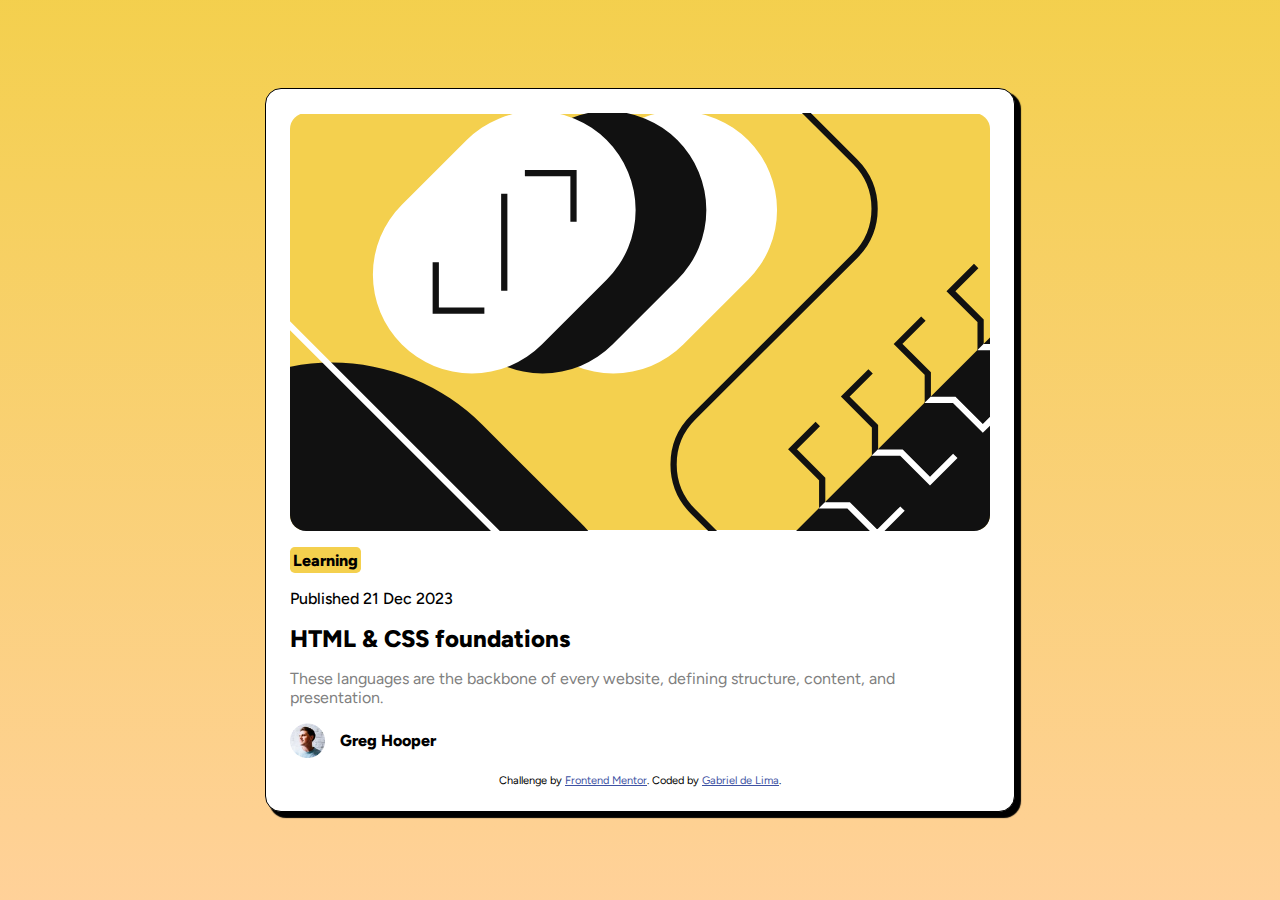
<file: newbie-blog-preview-card-main/index.html>
<!DOCTYPE html>
<html lang="en">
<head>
  <meta charset="UTF-8">
  <meta name="viewport" content="width=device-width, initial-scale=1.0"> 
  <link rel="stylesheet" href="style.css">
  <link rel="icon" type="image/png" sizes="32x32" href="./assets/images/favicon-32x32.png">
  <title>Frontend Mentor | Blog preview card</title>
  <style>
    .attribution { font-size: 11px; text-align: center; }
    .attribution a { color: hsl(228, 45%, 44%); }
  </style>
</head>
<body>

  <div class="card">
    <img src="assets/images/illustration-article.svg" alt="Imagem Ilustrativa" class="card_cover">
    <p class="card_status">Learning</p>
    <p class="card_published">Published 21 Dec 2023</p>
    <h1 class="card_title">HTML & CSS foundations</h1>
    <p class="card_content">These languages are the backbone of every website, defining structure, content, and presentation.</p>
    <div class="card_autor">
      <img src="assets/images/image-avatar.webp" alt="autor" class="card_autor_perfil">
      <p>Greg Hooper</p>
    </div>
    <div class="attribution">
      Challenge by <a href="https://www.frontendmentor.io?ref=challenge" target="_blank">Frontend Mentor</a>. 
      Coded by <a href="https://github.com/GabrielLima1227">Gabriel de Lima</a>.
    </div>
  </div>

</body>
</html>
</file>
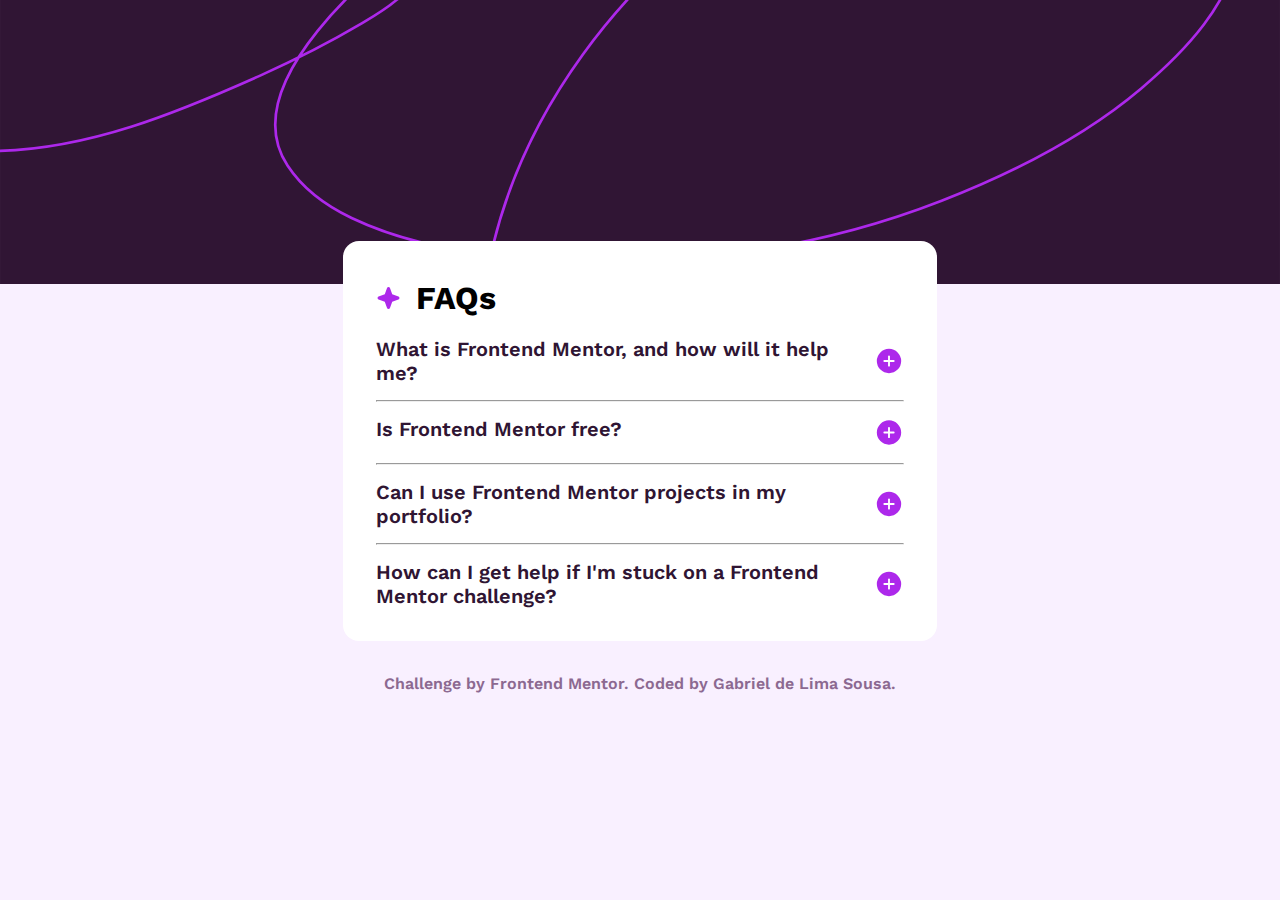
<file: newbie-faq-accordion-main/index.html>
<!DOCTYPE html>
<html lang="en">
<head>
  <meta charset="UTF-8">
  <meta name="viewport" content="width=device-width, initial-scale=1.0"> 
  <link rel="stylesheet" href="style.css">
  <script defer src="main.js"></script> <!-- Adicionei defer para garantir que o JS seja carregado após o HTML -->
  <link rel="icon" type="image/png" sizes="32x32" href="./assets/images/favicon-32x32.png">
  <title>Frontend Mentor | FAQ accordion</title>
</head>
<body>
  <div class="faq">
    <div class="faq_heading">
      <img src="assets/images/icon-star.svg" alt="Star"><h1>FAQs</h1>
    </div>
    <div class="faq_content">

      <div class="faq_content_question">
        <button class="faq_content_question_title">
          <p>What is Frontend Mentor, and how will it help me?</p>
          <img src="assets/images/icon-plus.svg" alt="Expand" class="icon">
        </button>
        <div class="faq_content_question_response" style = 'display:none;'>
          <p>
            Frontend Mentor offers realistic coding challenges to help developers improve their
            frontend coding skills with projects in HTML, CSS, and JavaScript. It's suitable for
            all levels and ideal for portfolio building.
          </p>
        </div>
      </div>

      <hr>

      <div class="faq_content_question">
        <button class="faq_content_question_title">
          <p>Is Frontend Mentor free?</p>
          <img src="assets/images/icon-plus.svg" alt="Expand" class="icon">
        </button>
        <div class="faq_content_question_response" style = 'display:none;'>
          <p>
            Yes, Frontend Mentor offers both free and premium coding challenges, with the free
            option providing access to a range of projects suitable for all skill levels.
          </p>
        </div>
      </div>

      <hr>

      <div class="faq_content_question">
        <button class="faq_content_question_title">
          <p>Can I use Frontend Mentor projects in my portfolio?</p>
          <img src="assets/images/icon-plus.svg" alt="Expand" class="icon">
        </button>
        <div class="faq_content_question_response" style = 'display:none;'>
          <p>
            Yes, you can use projects completed on Frontend Mentor in your portfolio. It's an excellent
            way to showcase your skills to potential employers!
          </p>
        </div>
      </div>

      <hr>

      <div class="faq_content_question">
        <button class="faq_content_question_title">
          <p>How can I get help if I'm stuck on a Frontend Mentor challenge?</p>
          <img src="assets/images/icon-plus.svg" alt="Expand" class="icon">
        </button>
        <div class="faq_content_question_response" style = 'display:none;'>
          <p>
            The best place to get help is inside Frontend Mentor's Discord community. There's a help
            channel where you can ask questions and seek support from other community members.
          </p>
        </div>
      </div>

    </div>
  </div>
  <div class="attribution">
    Challenge by <a href="https://www.frontendmentor.io?ref=challenge" target="_blank">Frontend Mentor</a>. 
    Coded by <a href="https://github.com/GabrielLima1227">Gabriel de Lima Sousa</a>.
  </div>
</body>
</html>
</file>
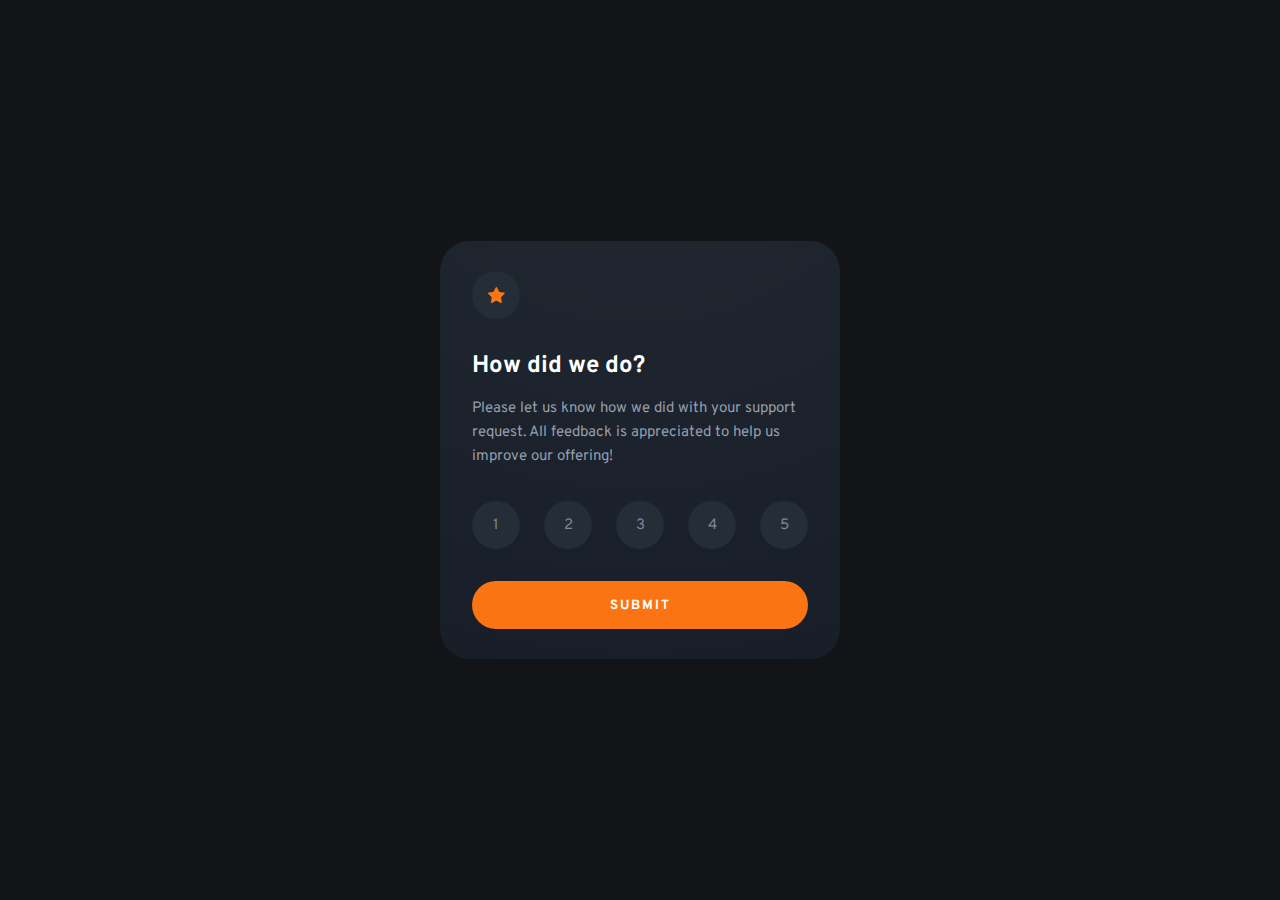
<file: newbie-interactive-rating-component-main/index.html>
<!DOCTYPE html>
<html lang="pt-BR">
<head>
    <meta charset="UTF-8">
    <meta http-equiv="X-UA-Compatible" content="IE=edge">
    <meta name="viewport" content="width=device-width, initial-scale=1.0">
    <title>Interactive rating component - Frontend Mentor</title>
    <link rel="stylesheet" href="styles/style.css">
</head>
<body>
    
    <div class="card">
        <div class="star">
            <img src="images/icon-star.svg" alt="Star icon">
        </div>
        <h3>How did we do?</h3>
        <p>Please let us know how we did with your support request. All feedback is appreciated to help us improve our offering!</p>
        <div class="rates">
            <button><span>1</span></button>
            <button><span>2</span></button>
            <button><span>3</span></button>
            <button><span>4</span></button>
            <button><span>5</span></button>
        </div>
        <button id="btn">Submit</button>

        <div class="thanks">
            <img src="images/illustration-thank-you.svg" alt="Thanks">
            <span>You selected <div id="rated"></div> out of 5</span>
            <h3>Thank you</h3>
            <p>We appreciate you taking the time to give a rating. if you ever need more support, don't hesitate to get in touch!</p>
        </div>
    </div>

    <script src="main.js"></script>
</body>
</html>
</file>
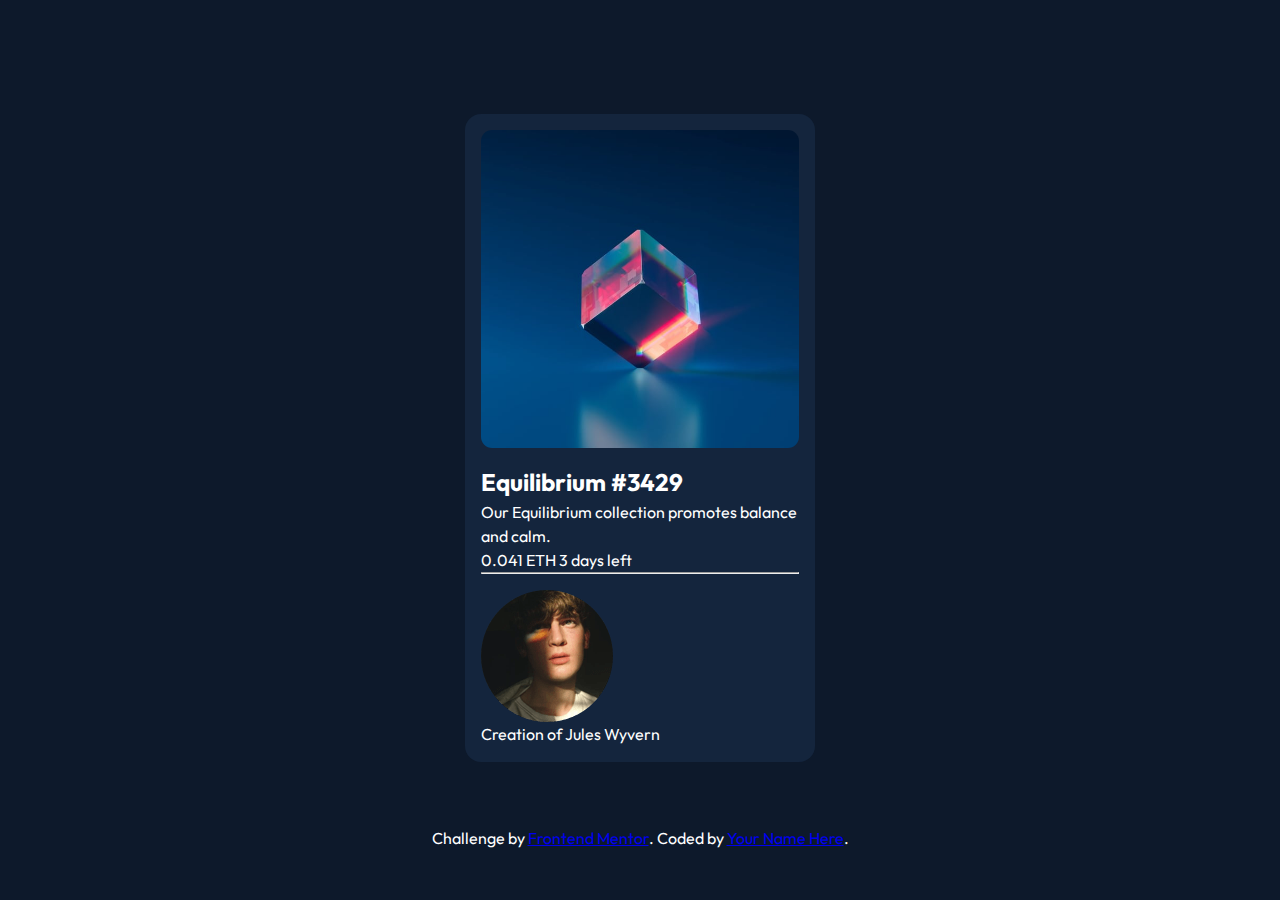
<file: newbie-nft-preview-card-component-main/index.html>
<!DOCTYPE html>
<html lang="en">
<head>
  <meta charset="UTF-8">
  <meta name="viewport" content="width=device-width, initial-scale=1.0">
  <link rel="icon" type="image/png" sizes="32x32" href="./images/favicon-32x32.png">
  <link rel="stylesheet" href="style/reset.css">
  <link rel="stylesheet" href="style/style.css">

  <title>Frontend Mentor | NFT preview card component</title>
</head>
<body>

  <section class="card">
    <div class="card_image">
      <img src="images/image-equilibrium.jpg" alt="Equilibrium" class="image">
    </div>

    <div class="card_content">
      <h2>Equilibrium #3429</h2>
      <p>Our Equilibrium collection promotes balance and calm.</p>
      <span>0.041 ETH</span>
      <span>3 days left</span>
      <hr>
    </div>

    <div class="card_perfil">
      <img src="images/image-avatar.png" alt="Perfil Image" class="image"> 
      <span>Creation of Jules Wyvern</span>
    </div>
  </section>

  <div class="attribution">
    Challenge by <a href="https://www.frontendmentor.io?ref=challenge" target="_blank">Frontend Mentor</a>. 
    Coded by <a href="#">Your Name Here</a>.
  </div>
</body>
</html>
</file>
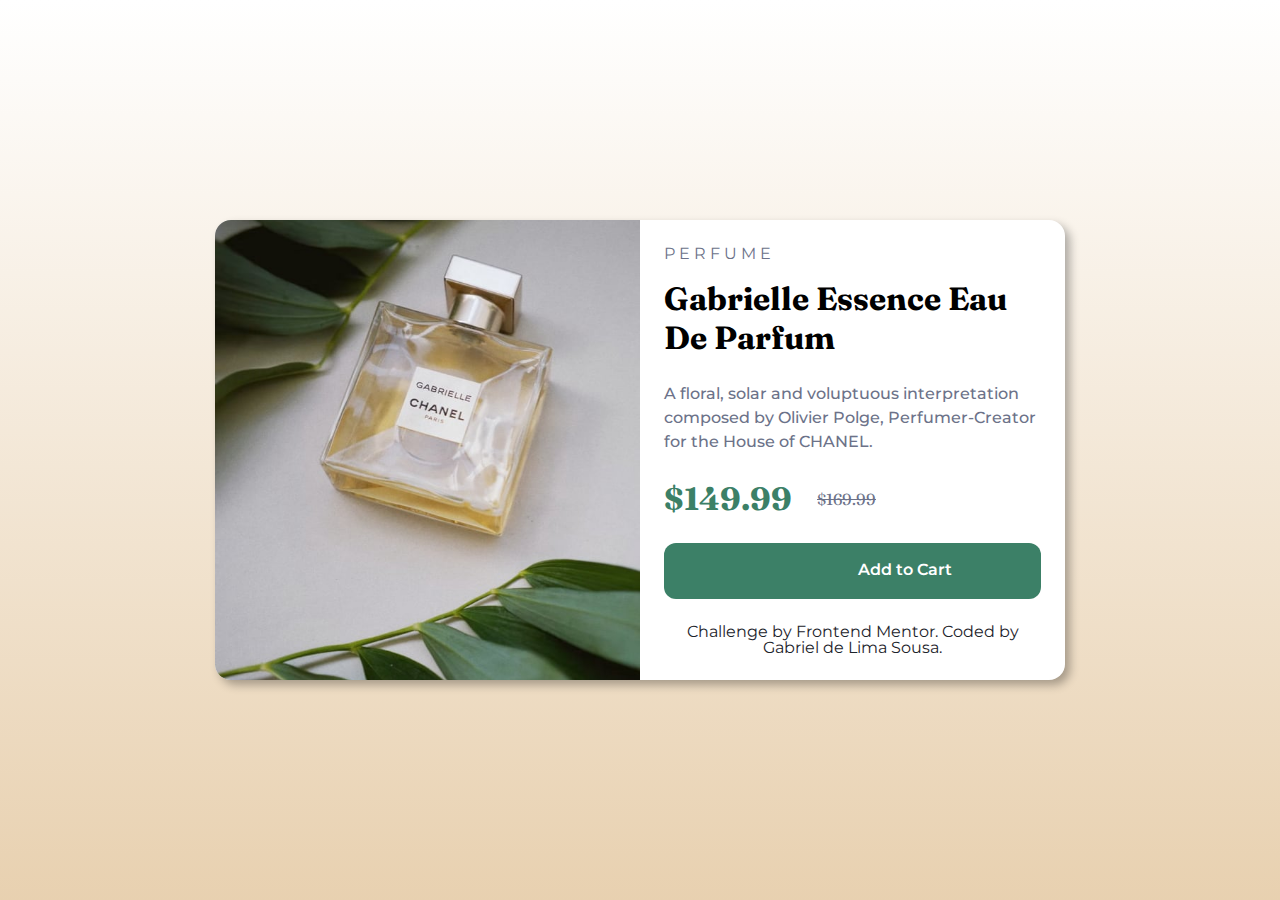
<file: newbie-product-preview-card-component-main/index.html>
<!DOCTYPE html>
<html lang="en">
<head>
  <meta charset="UTF-8">
  <meta name="viewport" content="width=device-width, initial-scale=1.0">
  <link rel="icon" type="image/png" sizes="32x32" href="./images/favicon-32x32.png">
  <link rel="stylesheet" href="style/style.css">
  <link rel="stylesheet" href="style/reset.css">
  <link href="https://fonts.googleapis.com/icon?family=Material+Icons" rel="stylesheet">
  <title>Frontend Mentor | Product preview card component</title>
</head>
<body>
  <article class="card">
    <div class="card_img">
      <img src="images/image-product-mobile.jpg" alt="Product Image" class="mobile-img">
    </div>
    <section class="card_content">
      <header>
        <p>P E R F U M E</p>
        <h1>Gabrielle Essence Eau De Parfum</h1>
      </header>
      <p>
        A floral, solar and voluptuous interpretation composed by Olivier Polge,
        Perfumer-Creator for the House of CHANEL.
      </p>
      <div class="price">
        <span class="discounted">$149.99</span>
        <span class="original">$169.99</span>
      </div>
      <button class="shopping_button">Add to Cart</button>
      <footer class="attribution">
        Challenge by <a href="https://www.frontendmentor.io?ref=challenge" target="_blank">Frontend Mentor</a>. 
        Coded by <a href="#">Gabriel de Lima Sousa</a>.
      </footer>
    </section>
  </article>
</body>
</html>
</file>
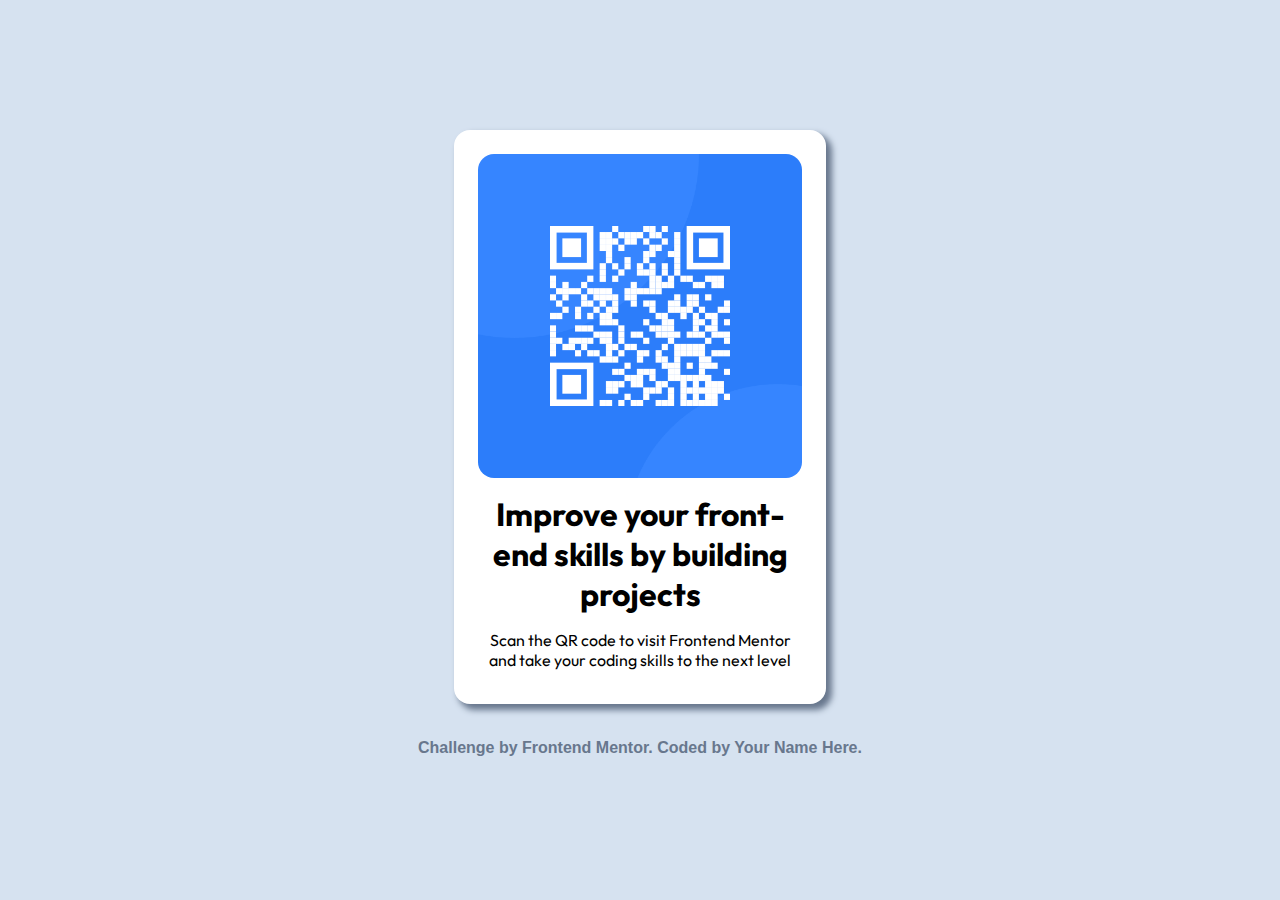
<file: newbie-qr-code-component-main/index.html>
<!DOCTYPE html>
<html lang="en">
<head>
  <meta charset="UTF-8">
  <meta name="viewport" content="width=device-width, initial-scale=1.0"> <!-- displays site properly based on user's device -->
  <link rel="icon" type="image/png" sizes="32x32" href="./images/favicon-32x32.png">
  <link rel="stylesheet" href="style/reset.css">
  <link rel="stylesheet" href="style/style.css">
  <title>Frontend Mentor | QR code component</title>
</head>
<body>

  <section class="card">
    <div class="qrcode_image">
      <img src="images/image-qr-code.png" alt="QR Code image">
    </div>  
      <h1>Improve your front-end skills by building projects</h1>
      <p>
          Scan the QR code to visit Frontend Mentor and take your coding skills to the next level
      </p>
  </section>
  <div class="attribution">
    <p>
      Challenge by <a href="https://www.frontendmentor.io?ref=challenge" target="_blank">Frontend Mentor</a>.
      Coded by <a href="#">Your Name Here</a>.
    </p>
  </div>
</body>
</html>
</file>
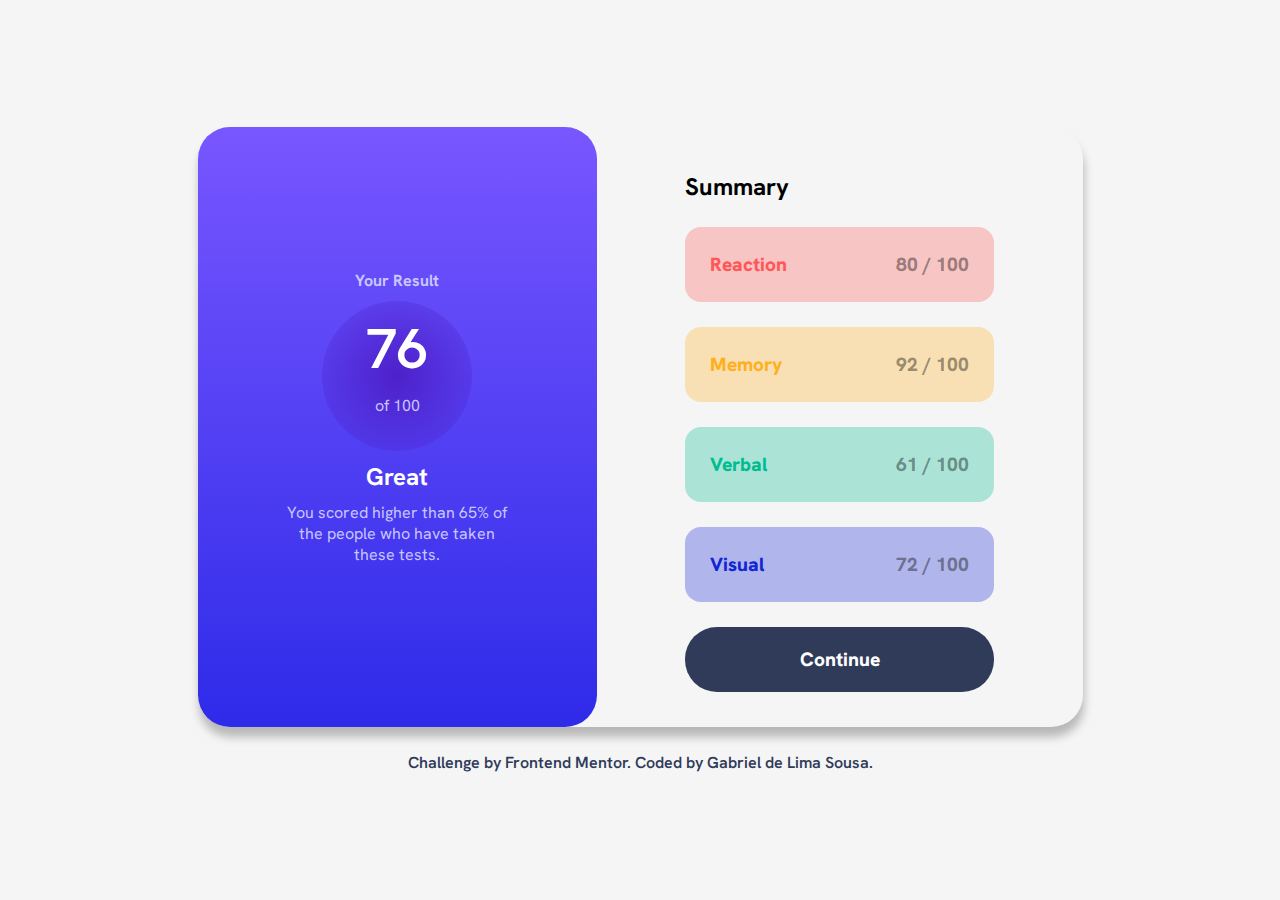
<file: newbie-results-summary-component-main/index.html>
<!DOCTYPE html>
<html lang="en">
<head>
  <meta charset="UTF-8">
  <meta name="viewport" content="width=device-width, initial-scale=1.0">
  <link rel="stylesheet" href="assets/styles/style.css">
  <link rel="stylesheet" href="assets/styles/reset.css">
  <link rel="icon" type="image/png" sizes="32x32" href="./assets/images/favicon-32x32.png">
  <title>Frontend Mentor | Results summary component</title>
</head>
<body>

  <div class="card">
    <div class="card_result">
      <h1>Your Result</h1>
      <div class="card_result_score">
        <p class="card_result_score_achieved">76</p>
        <p class="card_result_score_meta">of 100</p>
      </div>
      <h2>Great</h2>
      <p>You scored higher than 65% of the people who have taken these tests.</p>
    </div>
    
    <div class="card_summary">
      <h1>Summary</h1>
      <ul class="card_summary_list">
        <li class="card_summary_list_reaction">
          <p>Reaction</p>
          <p class="card_summary_list_reaction_points">80 / 100</p>
        </li>
        <li class="card_summary_list_memory">
          <p>Memory</p>
          <p class="card_summary_list_reaction_points">92 / 100</p>
        </li>
        <li class="card_summary_list_verbal">
          <p>Verbal</p>
          <p class="card_summary_list_reaction_points">61 / 100</p>
        </li>
        <li class="card_summary_list_visual">
          <P>Visual</P>
          <P class="card_summary_list_reaction_points">72 / 100</P>
        </li>
      </ul>
      <button>Continue</button>
    </div>
  </div>
  
  <div class="attribution">
    Challenge by <a href="https://www.frontendmentor.io?ref=challenge" target="_blank">Frontend Mentor</a>. 
    Coded by <a href="https://github.com/GabrielLima1227">Gabriel de Lima Sousa</a>.
  </div>
</body>
</html>
</file>
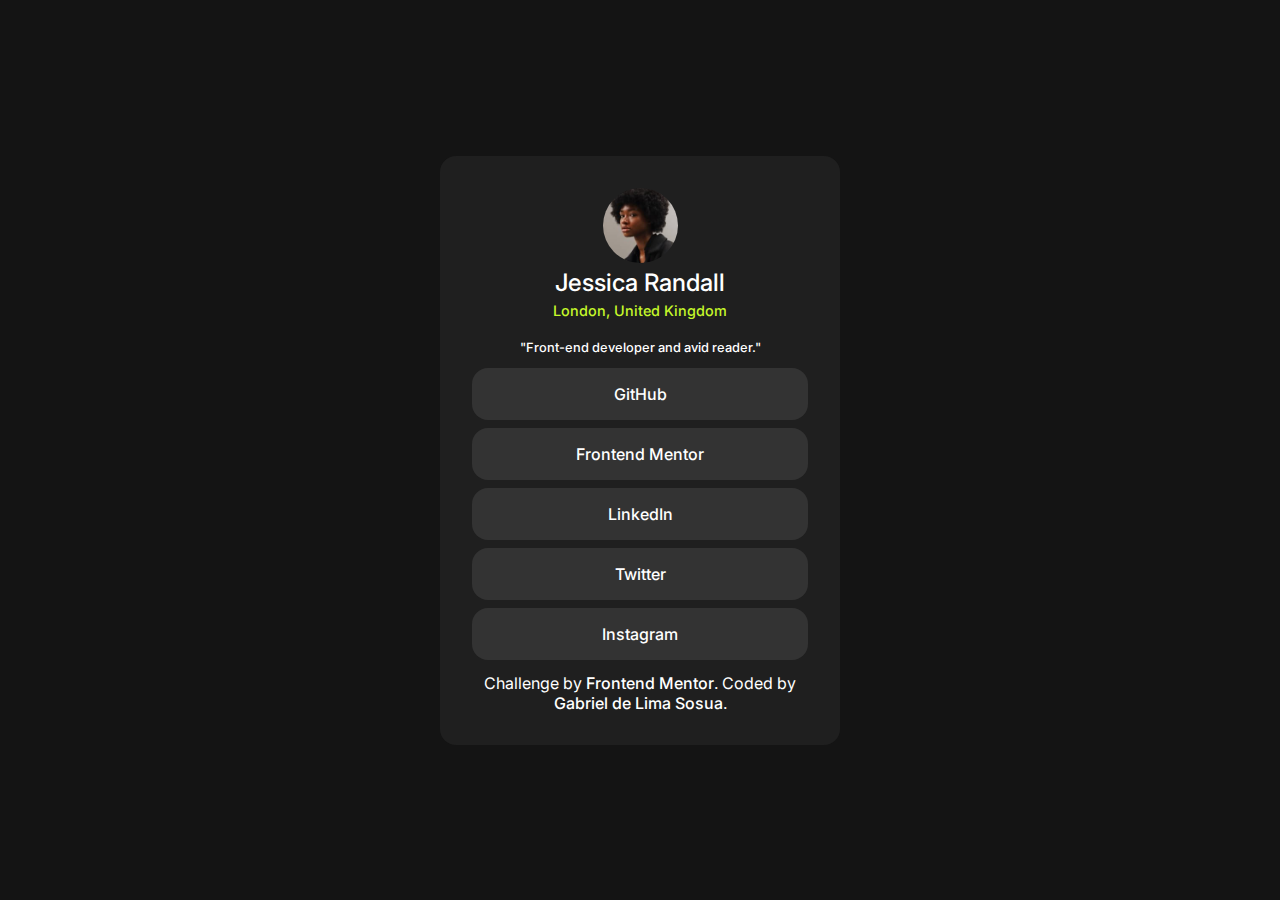
<file: newbie-social-links-profile-main/index.html>
<!DOCTYPE html>
<html lang="en">
<head>
  <meta charset="UTF-8">
  <meta name="viewport" content="width=device-width, initial-scale=1.0"> 
  <link rel="stylesheet" href="style.css">
  <link rel="icon" type="image/png" sizes="32x32" href="./assets/images/favicon-32x32.png">
  
  <title>Frontend Mentor | Social links profile</title>
</head>
<body>

  <div class="card">
    <img src="assets/images/avatar-jessica.jpeg" alt="Foto de Perfil">
    <h1>Jessica Randall</h1>
    <p class="citizenship"> London, United Kingdom</p>
    <p class="career">"Front-end developer and avid reader."</p>
    <ul class="social_links">
      <li class="social_links_itens"><a href="#">GitHub</a></li>
      <li class="social_links_itens"><a href="#">Frontend Mentor</a></li>
      <li class="social_links_itens"><a href="#">LinkedIn</a></li>
      <li class="social_links_itens"><a href="#">Twitter</a></li>
      <li class="social_links_itens"><a href="#">Instagram</a></li>
    </ul>
    <div class="attribution">
        Challenge by <a href="https://www.frontendmentor.io?ref=challenge" target="_blank">Frontend Mentor</a>.
        Coded by <a href="https://github.com/GabrielLima1227">Gabriel de Lima Sosua</a>.
    </div>
  </div>
</body>
</html>
</file>
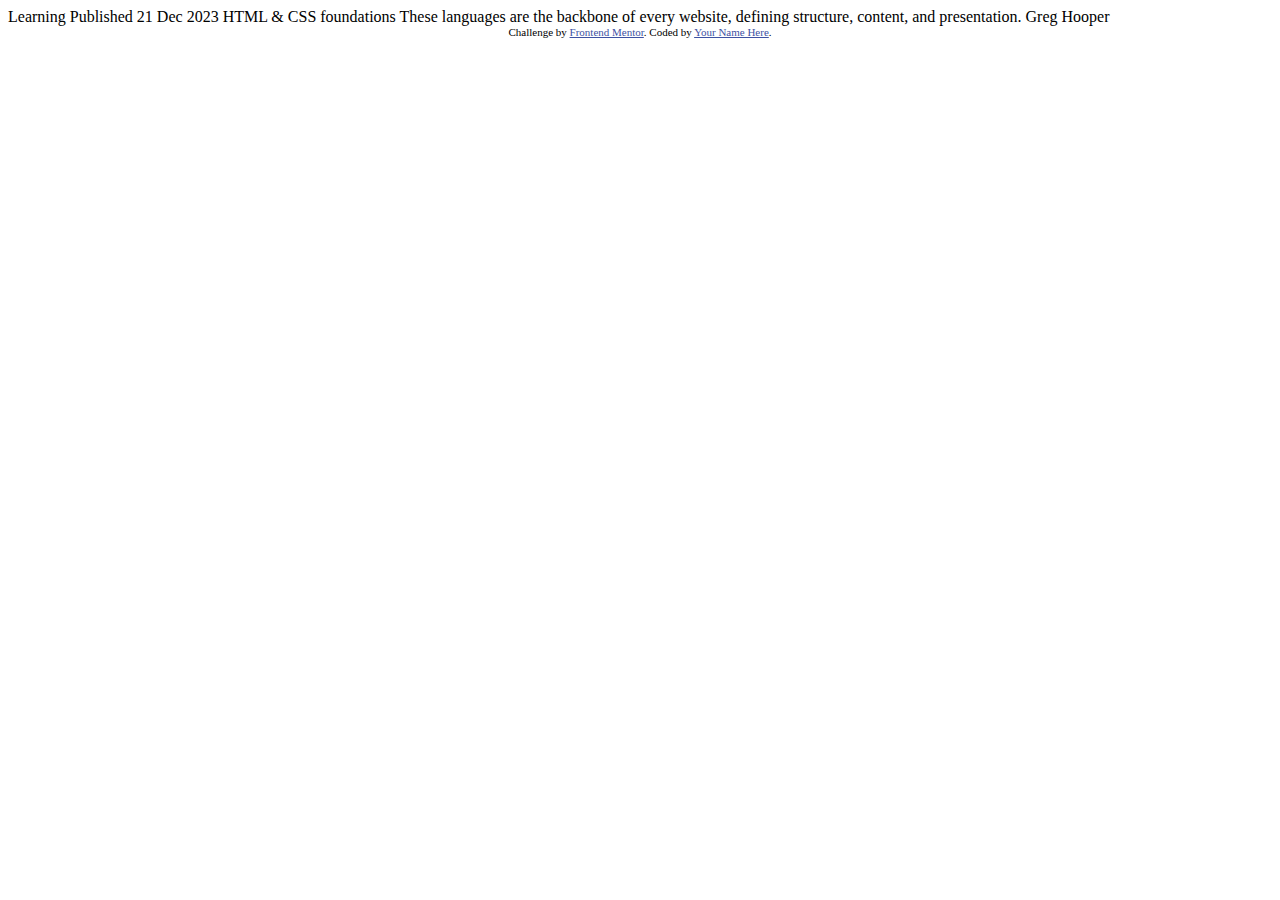
<file: newbie/blog-preview-card-main/index.html>
<!DOCTYPE html>
<html lang="en">
<head>
  <meta charset="UTF-8">
  <meta name="viewport" content="width=device-width, initial-scale=1.0"> <!-- displays site properly based on user's device -->

  <link rel="icon" type="image/png" sizes="32x32" href="./assets/images/favicon-32x32.png">
  
  <title>Frontend Mentor | Blog preview card</title>

  <!-- Feel free to remove these styles or customise in your own stylesheet 👍 -->
  <style>
    .attribution { font-size: 11px; text-align: center; }
    .attribution a { color: hsl(228, 45%, 44%); }
  </style>
</head>
<body>

  Learning

  Published 21 Dec 2023

  HTML & CSS foundations

  These languages are the backbone of every website, defining structure, content, and presentation.

  Greg Hooper
  
  <div class="attribution">
    Challenge by <a href="https://www.frontendmentor.io?ref=challenge" target="_blank">Frontend Mentor</a>. 
    Coded by <a href="#">Your Name Here</a>.
  </div>
</body>
</html>
</file>
<file: newbie-blog-preview-card-main/style.css>
@charset "UTF-8";

@import url('https://fonts.googleapis.com/css2?family=Figtree:ital,wght@0,300..900;1,300..900&family=Montserrat:ital,wght@0,100..900;1,100..900&display=swap');

* {
    margin: 0;
    padding: 0;
    box-sizing: border-box;
}
:root{
    --yellow: hsl(47, 88%, 63%);
    --White: hsl(0, 0%, 100%);
    --Grey: hsl(0, 0%, 50%);
    --Black: hsl(0, 0%, 7%);
    --light-orange:hsl(33, 100%, 80%);
}
body{
    display: grid;
    place-content: center;
    width: 100vw;
    height: 100vh;
    background-color: var(--yellow);
    font-family: 'Figtree',  sans-serif;
}
.card{
    display: flex;
    flex-direction: column;
    gap: 1rem;
    width: 100%;
    max-width: 350px;
    padding: 1.5rem;
    border-radius: 1rem;
    border: 1px solid black;
    background-color: var(--White);
    box-shadow: 5px 5px 1px 1px black;
    transition: max-width 0.3s ease-in-out;
}
.card_cover{
    border-radius: 1rem;
}
.card_status{
    padding: 0.2rem;
    border-radius: 0.3rem;
    max-width: fit-content;
    background-color: var(--yellow);
    font: normal 800 1rem 'Figtree', sans-serif;
}
.card_published{
    font: normal 500 1rem 'Figtree', sans-serif;
}
.card_title{
    font: normal 800 1.5rem 'Figtree', sans-serif;
}
.card_content{
    color: var(--Grey);
}
.card_autor{
    display: flex;
    justify-items: start;
    align-items: center;
    gap:15px;
    font: normal 800 1rem 'Figtree', sans-serif;
}
.card_autor_perfil{
    width: 100%;
    max-width: 35px;
}
@media (min-width: 992px) {
    body{
        /* background: linear-gradient(180deg, var(--yellow), var(--White)); */
        background: linear-gradient(180deg, var(--yellow), var(--light-orange));
    }
    .card{
        max-width: 750px;
    }
}
</file>
<file: newbie-faq-accordion-main/style.css>
@charset "UTF-8";

@import url('https://fonts.googleapis.com/css2?family=Work+Sans:ital,wght@0,100..900;1,100..900&display=swap');

*,
*::before,
*::after {
    margin: 0;
    padding: 0;
    box-sizing: border-box;
}
:root{
    --White: hsl(0, 0%, 100%);
    --Light_pink: hsl(275, 100%, 97%);
    --Grayish_purple: hsl(292, 16%, 49%);
    --Dark_purple: hsl(292, 42%, 14%);
}
html, body {
    min-height: 100dvh;
    font-family: "Arial", "Helvetica Neue", Helvetica, sans-serif;
    line-height: 1.5;
    background-color:#f5f5f5;
}
body{
    display: grid;
    place-content: center;

    min-width:400px;
    font-family: 'Work Sans', sans-serif;
    background: hsl(275, 100%, 97%) url(assets/images/background-pattern-mobile.svg) no-repeat top center/100% auto scroll;
}
.faq, .faq_heading, .faq_content, .faq_content_question, .faq_content_question_title{
    display: flex;
}
.faq ,.faq_content, .faq_content_question{
    flex-direction: column;
}
.faq{
    gap: 15px;
    max-width: 500px;
    margin: 5%;
    padding: 5%;
    border-radius: 1rem;
    background-color: var(--White);
    transition: 1s ease-in-out;
}
.faq_content{
    display: flex;
    flex-direction: column;
    gap: 15px;
}
.faq_heading > img{
    max-width: 25px;
}
.faq_heading > h1{
    margin-left: 15px;
}
.faq_content_question_title{
    text-align: left;
    border: 0px solid white;
    background-color: var(--White);
    justify-content: space-between;
    color: var(--Dark_purple);
    font: normal 600 1.25rem 'Work Sans', sans-serif;
}
.faq_content_question_response > p {
    color: var(--Grayish_purple);
    font: normal 400 1rem 'Work Sans', sans-serif;
}
.attribution, a{
    text-align: center;
    text-decoration: none;
    font: normal 600 1rem 'Work Sans', sans-serif;
    color: var(--Grayish_purple);
    transition: 0.75s;
}
a:hover {
    color: var(--Dark_purple);
    text-decoration: underline;
}

@media (min-width: 992px) {
    body{
        background: hsl(275, 100%, 97%) url(assets/images/background-pattern-desktop.svg) no-repeat top/100% fixed;
    }
    .faq{
        max-width: 1200px;
    }
}
</file>
<file: newbie-interactive-rating-component-main/styles/style.css>
@charset "UTF-8";

@import url('https://fonts.googleapis.com/css2?family=Overpass:wght@400;700&display=swap');

*{
    margin: 0;
    padding: 0;
    border: 0;
    outline: none;
    text-decoration: none;
    list-style: none;
    box-sizing: border-box;
    font-family: 'Overpass', sans-serif;
}

:root{
    --orange: #fb7413;
    --white: #ffffff;
    --light-grey: #959eac;
    --medium-grey: #7c8798;
    --dark-blue: #252d37;
    --very-dark-blue: #121417;
}

body{
    height: 100dvh;
    display: flex;
    justify-content: center;
    align-items: center;
    background-color: var(--very-dark-blue);
}

.card{
    width: 400px;
    padding: 30px 32px;
    border-radius: 30px;
    background-image: radial-gradient(circle at 50% -50%,#232A32, #171E28);
    position: relative;
}
.card .star{
    width: 48px;
    height: 48px;
    border-radius: 100%;
    background-color: var(--dark-blue);
    display: flex;
    justify-content: center;
    align-items: center;
    margin-bottom: 32px;
}
.card h3{
    font-size: 24px;
    color: var(--white);
    margin-bottom: 16px;
}
.card p{
    font-size: 15px;
    color: var(--light-grey);
    line-height: 24px;
    margin-bottom: 32px;
}
.card .rates{
    display: flex;
    justify-content: space-between;
}
.card .rates button{
    width: 48px;
    height: 48px;
    border-radius: 100%;
    background-color: var(--dark-blue);
    display: flex;
    justify-content: center;
    align-items: center;
    font-size: 15px;
    color: var(--medium-grey);
    transition-duration: 200ms;
    cursor: pointer;
    position: relative;
}
.card .rates button::after{
    content: "";
    width: 100%;
    height: 100%;
    border-radius: 100%;
    background-color: #fb7413;
    transition-duration: 200ms;
    position: absolute;
    top: 0;
    left: 0;
    transform: scale(0,0);
}
.card .rates button:hover::after{
    transform: scale(1,1);
}
.card .rates button span{
    position: relative;
    z-index: 1;
}
.card .rates button:hover span{
    color: var(--white);
}
.card .rates button.active{
    background-color: var(--medium-grey);
}
.card .rates button.active span{
    color: var(--white);
}
.card #btn{
    width: 100%;
    height: 48px;
    background-color: var(--orange);
    border-radius: 24px;
    text-align: center;
    text-transform: uppercase;
    color: var(--white);
    letter-spacing: 2px;
    font-weight: bold;
    margin-top: 32px;
    transition-duration: 200ms;
    cursor: pointer;
}
.card #btn:hover{
    background-color: var(--white);
    color: var(--orange);
}
.card .thanks{
    width: 100%;
    height: 100%;
    background-image: radial-gradient(circle at 50% -50%,#232A32, #171E28);
    position: absolute;
    top: 0;
    left: 0;
    z-index: 1;
    border-radius: 30px;
    display: flex;
    flex-direction: column;
    align-items: center;
    justify-content: center;
    opacity: 0;
    visibility: hidden;
    transition-duration: 200ms;
}
.card .thanks.active{
    opacity: 1;
    visibility: visible;
}
.card .thanks img{
    display: block;
    margin-bottom: 30px;
    margin-top: 30px;
}
.card .thanks span{
    display: inline-block;
    line-height: 32px;
    font-size: 15px;
    color: var(--orange);
    background-color: var(--dark-blue);
    padding: 0 16px;
    border-radius: 20px;
    margin-bottom: 40px;
}
.card .thanks span div{
    display: inline;
}
.card .thanks p{
    padding: 0 30px;
    text-align: center;
}

@media only screen and ( max-width: 600px ){
    body{
        padding: 0 24px;
    }
    .card{
        width: 100%;
        padding: 22px;
    }
    .card .star{
        width: 40px;
        height: 40px;
        margin-bottom: 20px;
    }
    .card h3{
        font-size: 20px;
        margin-bottom: 16px;
    }
    .card p{
        margin-bottom: 20px;
    }
    .card .rates button{
        width: 40px;
        height: 40px;
    }
    .card #btn{
        height: 45px;
        margin-top: 20px;
    }
    .card .thanks img{
        height: 95px;
    }
    .card .thanks span{
        margin-bottom: 20px;
    }
    .card .thanks p{
        padding: 0 24px;
    }
}
</file>
<file: newbie-nft-preview-card-component-main/style/style.css>
@charset "UTF-8";

@import url('https://fonts.googleapis.com/css2?family=Outfit:wght@100..900&display=swap');

*,
*::before,
*::after {
    margin: 0;
    padding: 0;
    box-sizing: border-box;
}
:root{
    /* Primary */
    --Cyan: hsl(178, 100%, 50%);
    --Soft_blue: hsl(215, 51%, 70%);

    /* Neutral */
    --Blue : hsl(215, 32%, 27%);
    --dark_blue : hsl(216, 50%, 16%);
    --Very_dark_blue : hsl(217, 54%, 11%);
    --White: hsl(0, 0%, 100%);
}
html, body {
    min-height: 100dvh;
    font: normal 400 16px/1.5 'Outfit', Arial, sans-serif;
    background-color:#f5f5f5;
}
body{
    display: flex;
    flex-direction: column;
    align-items: center;
    justify-content: center;

    background-color: var(--Very_dark_blue);
    color: var(--White);
}
.card{
    display: flex;
    flex-direction: column;
    gap: 1rem;

    padding: 1rem;
    margin: 5%;

    max-width:350px;
    border-radius: 1rem;
    background-color: var(--dark_blue);
}
.image{
    max-width: 100%;
    height: auto;
    display: block;
    border-radius: 0.7rem;
}
@media screen and (min-width: 768px) and (max-width: 992px){ /*Tablet: 768px Até 992px */

}
@media screen and (min-width: 992px){ /*Pc: 992px Até 1200px */

}
</file>
<file: newbie-product-preview-card-component-main/style/style.css>
@charset "UTF-8";

@import url('https://fonts.googleapis.com/css2?family=Fraunces:ital,opsz,wght@0,9..144,100..900;1,9..144,100..900&family=Montserrat:ital,wght@0,100..900;1,100..900&display=swap');

*,
*::before,
*::after {
    margin: 0;
    padding: 0;
    box-sizing: border-box;
}
:root{
    /*Primary */
    --Dark_cyan: hsl(158, 36%, 37%);
    --Cream: hsl(30, 38%, 92%);    
    /*Neutral */ 
    --Very_dark_blue: hsl(212, 21%, 14%);
    --Dark_grayish_blue: hsl(228, 12%, 48%);
    --White: hsl(0, 0%, 100%);
}
html, body {
    min-height: 100dvh;
    line-height: 1.5;
    background-color:#f5f5f5;
    font-family: 'Montserrat', sans-serif;
}
body{
    display: flex;
    justify-content: center;
    align-items: center;

    min-width: 100%;
    background-color: var(--Cream);
}
.card{
    display: flex;
    flex-direction: column;

    margin: 1rem;
    max-width: 675px;
    border-radius: 1rem;
    height: fit-content;
    background-color: var(--White);
    box-shadow: 5px 5px 10px rgba(0, 0, 0, 0.300);
    transition: 1s;
}
.card_img{
    display: block;
    height: auto;
    max-width: 100%;
    margin: 0 auto;
    border-radius: 1rem 1rem 0 0;
}
.mobile-img{
    display: block;
    width: 100%;
    border-radius: 1rem 1rem 0 0;
}
.card_content{
    display: flex;
    flex-direction: column;
    gap: 25px;

    margin: 1.5rem;
    font-family: 'Montserrat', sans-serif;
}
header > p{
    margin-bottom: 16px;
    color: var(--Dark_grayish_blue);
    font: normal 400 1rem 'Montserrat', sans-serif;
}
header > h1{
    font: normal 700 2rem 'Fraunces', sans-serif;
}
.card_content > p{
    color: var(--Dark_grayish_blue);
    font: normal 500 1rem 'Montserrat', sans-serif;
    line-height: 1.5;
}
.price{
    display: flex;
    gap:25px;

    color: var(--Dark_cyan);
    font: normal 700 2rem 'Fraunces', sans-serif;
}
.original{
    align-self: center;

    text-decoration: line-through;
    color: var(--Dark_grayish_blue);
    font: normal 400 1rem 'Fraunces', sans-serif;
}
button{
    padding: 1rem;
    color: var(--White);
    border-radius: 0.75rem;
    border: none;
    background-color:var(--Dark_cyan);
    font: normal 600 1rem 'Montserrat', sans-serif;
    transition: 0.5s ease-in-out;
}
.shopping_button::before{
    font-family: 'Material Icons';
    content: 'sell'; /* Nome do ícone desejado */
    font-size: 24px; /* Tamanho do ícone */
    vertical-align: middle;
    margin-right: 8px; /* Espaçamento à direita do ícone */
}
button:hover{
    border-radius: 1rem;
    transform: translate(-0px, -3px);
    box-shadow: 3px 3px 5px rgba(0, 0, 0, 0.200);
    /*Parte em que vai ocorrer a trasição + o tempo que vai levar.*/
    transition: transform 0.5s, border 0.5;
}
.attribution, a{
    text-align: center;
    text-decoration: none;
    color: var(--Very_dark_blue);
    transition: 0.75s;
}
a:hover {
    color: var(--Dark_grayish_blue);
    text-decoration: underline;
}
@media (min-width: 992px) {
    body{
        background-image: linear-gradient(to bottom, hsl(0, 0%, 100%), hsl(35, 55%, 80%));
    }
    .card{
        display: grid;
        grid-template-columns:50% 50%;    
        max-width: 850px;
    }
    .mobile-img {
        display: none;
    }
    .card_img {
        width: 100%;
        height: auto;
        min-width: 300px;
        background-size: cover;
        background-position: center;
        border-radius: 1rem 0 0 1rem;
        background-image: url(../images/image-product-desktop.jpg);
    }
}
</file>
<file: newbie-qr-code-component-main/style/style.css>
@charset "UTF-8";

@import url('https://fonts.googleapis.com/css2?family=Outfit:wght@100..900&display=swap');

*,
*::before,
*::after {
    margin: 0;
    padding: 0;
    box-sizing: border-box;
}
:root{
    --White: hsl(0, 0%, 100%);
    --Slate_500: hsl(216, 15%, 48%);
    --Slate_900: hsl(218, 44%, 22%);
    --Slate_300: hsl(212, 45%, 89%);
}
html, body {
    min-height: 100dvh;
    line-height: 1.5;
    background-color:#f5f5f5;
    font:normal 400 1rem "Outfit", sans-serif;
}
body{
    display: flex;
    justify-content: center;
    align-items: center;
    flex-direction: column;

    background-color: var(--Slate_300);
}
.card{
    display: flex;
    flex-direction: column;
    gap: 1rem;
    max-width: 372px;
    padding: 1.5rem;
    border-radius: 1rem;
    background-color: var(--White);
    box-shadow: 5px 5px 6px 1px var(--Slate_500);
    transition: max-width 0.3s ease-in-out;
}
.qrcode_image > img{
    max-width: 100%;
    height: auto;
    display: block;
    border-radius: 1rem;
}
h1, p{
    text-align: center;
}  
p{
 margin-bottom: 3%;
}
.attribution, a{
    margin-top: 35px;
    text-align: center;
    text-decoration: none;
    font: normal 600 1rem 'Work Sans', sans-serif;
    color: var(--Slate_500);
    transition: 0.75s;
}
a:hover {
    color: var(--Slate_900);
    text-decoration: underline;
}
</file>
<file: newbie-results-summary-component-main/assets/styles/style.css>
@charset "UTF-8";

@import url('https://fonts.googleapis.com/css2?family=Hanken+Grotesk:ital,wght@0,100..900;1,100..900&display=swap');

*,
*::before,
*::after {
    margin: 0;
    padding: 0;
    box-sizing: border-box;
}

:root {
    /* Primary Colors */
    --Light_red: hsl(0, 100%, 67%);
    --Orangey_yellow: hsl(39, 100%, 56%);
    --Green_teal: hsl(166, 100%, 37%);
    --Cobalt_blue: hsl(234, 85%, 45%);
    /* Gradients */
    --Light_slate_blue: hsl(252, 100%, 67%);
    --Light_royal_blue: hsl(241, 81%, 54%);
    /* Circle */
    --Violet_blue: hsla(256, 72%, 46%, 1);
    --Persian_blue: hsla(241, 72%, 46%, 0);
    /* Neutral Colors */
    --White: hsl(0, 0%, 100%);
    --Pale_blue: hsl(221, 100%, 96%);
    --Light_lavender: hsl(241, 100%, 89%);
    --Dark_gray_blue: hsl(224, 30%, 27%);
}

html, body {
    font-size: 18px;
    min-height: 100dvh;
    line-height: 1.5;
    background-color: #f5f5f5;
}

body {
    display: flex;
    flex-direction: column;
    font: normal 400 1rem 'Hanken Grotesk', sans-serif;
    transition: all 0.75s ease; /* Transição suave para todo o corpo */
}

.card {
    display: flex;
    flex-direction: column;
    width: 100%;
    height: 100%;
    transition: all 0.75s ease; /* Transição suave para o cartão */
}

.card_result, .card_result_score, .card_summary {
    display: flex;
    flex-direction: column;
    place-items: center;
    gap: 10px;
    padding: 5% 10%;
    transition: all 0.75s ease; /* Transição suave para os elementos dentro do cartão */
}

.card_result {
    color: white;
    border-radius: 0rem 0rem 2rem 2rem;
    background-image: linear-gradient(to bottom, hsla(252, 100%, 67%), hsla(241, 81%, 54%));
}

.card_result > h1 {
    margin-top: 15px;
    font: normal 700 1rem 'Hanken Grotesk', sans-serif;
    color: var(--Light_lavender);
}

.card_result_score {
    width: 150px;
    height: 150px;
    border-radius: 50%;
    background-image: radial-gradient(circle, hsla(256, 72%, 46%, 1), hsla(241, 72%, 46%, 0));
}

.card_result_score_achieved {    
    font: normal 600 3.5rem 'Hanken Grotesk', sans-serif;
}

.card_result_score_meta {
    width: 150px;
    text-align: center;
    color: var(--Light_lavender);
    font: normal 400 1rem 'Hanken Grotesk', sans-serif;
}

.card_result > h2 {
    text-align: center;
    font: normal 700 1.5rem 'Hanken Grotesk', sans-serif;
}

.card_result > p {
    margin-bottom: 35px;
    text-align: center;
    color: var(--Light_lavender);
    font: normal 400 1rem 'Hanken Grotesk', sans-serif;
}

.card_summary {
    min-width: 375px;
    gap: 25px;
    width: 100%;
}

.card_summary > h1 { 
    color: black;
    align-self: self-start;
    font: normal 700 1.5rem 'Hanken Grotesk', sans-serif;
}

.card_summary_list {
    display: flex;
    flex-direction: column;
    place-items: center;
    gap: 25px;
    width: 100%;
}

.card_summary_list > li {
    display: flex;
    flex-flow: row wrap;
    justify-content: space-between;
    width: 100%;
    padding: 25px;
    border-radius: 1rem;
    font: normal 800 1.2rem 'Hanken Grotesk', sans-serif;
}

.card_summary_list_reaction_points {
    color: rgba(0, 0, 0, 0.400);
}

.card_summary_list_reaction {
    color: var(--Light_red);
    background-color: hsla(0, 100%, 67%, 0.300);
}

.card_summary_list_memory {
    color: var(--Orangey_yellow);
    background-color: hsl(39, 100%, 56%, 0.300);
}

.card_summary_list_verbal {
    color: var(--Green_teal);
    background-color: hsl(166, 100%, 37%, 0.300);
}

.card_summary_list_visual {
    color: var(--Cobalt_blue);
    background-color: hsl(234, 85%, 45%, 0.300);
}

button {
    width: 100%;
    padding: 20px;
    color: var(--White);
    border-radius: 2rem;
    border: none;
    background-color: var(--Dark_gray_blue);
    font: normal 800 1.2rem 'Hanken Grotesk', sans-serif;
    background-image: linear-gradient(to bottom, hsla(252, 100%, 67%), hsla(241, 81%, 54%));
    background-size: 100% 0%; /* Gradiente começa escondido no topo */
    background-position: top; /* Posição inicial do gradiente no topo */
    background-repeat: no-repeat;
    transition: background-size 1s, background-position 1s; /* Transição suave para tamanho e posição */
}

button:hover {
    background-size: 100% 100%; /* Gradiente se expande verticalmente para cobrir todo o botão */
    background-position: bottom; /* Gradiente desce para a base do botão */
}

.attribution, a {
    text-align: center;
    text-decoration: none;
    font: normal 600 1rem 'Hanken Grotesk', sans-serif;
    color: var(--Dark_gray_blue);
    transition: color 0.75s ease; /* Transição suave para a cor do link */
}

a:hover {
    color: var(--Cobalt_blue);
    text-decoration: underline;
}

@media (min-width: 992px) {
    body {
        display: grid;
        place-content: center;
    }
    .card {
        display: flex;
        flex-direction: row;
        max-height: 600px;
        border-radius: 2rem;
        box-shadow: 1px 10px 10px rgba(0, 0, 0, 0.250);
        transition: all 0.75s ease; /* Transição suave para o layout do cartão */
    }
    .card_result {
        display: flex;
        justify-content: center;
        border-radius: 2rem;
    }
    .attribution{
        margin-top: 25px;
    }
}
</file>
<file: newbie-social-links-profile-main/style.css>
@charset "UTF-8";

@import url('https://fonts.googleapis.com/css2?family=Inter:wght@100..900&display=swap');

* {
    margin: 0;
    padding: 0;
    font-size: 16px;
    box-sizing: border-box;
}
:root{
    --Green: hsl(75, 94%, 57%);
    --White: hsl(0, 0%, 100%);
    --Grey: hsl(0, 0%, 20%);
    --DarkGrey: hsl(0, 0%, 12%);
    --OffBlack: hsl(0, 0%, 8%);
}
body{
    width: 100vw;
    height: 100vh;
    color: white;
    background-color: var(--OffBlack);
    /* Grid Layout */
    display: grid;
    place-content: center;
}
.card{
    width: 100%; 
    max-width: 400px;
    gap: 5px;
    padding: 2rem;
    border-radius: 1rem;
    background-color: var(--DarkGrey);
    /* FlexBox */
    display: flex;
    flex-direction: column;
    place-items: center;
}
img{
    width: 100%; 
    max-width: 75px;
    border-radius: 50%;
}
h1{
    font: normal 500 1.5rem 'Inter', sans-serif;
}
.citizenship{
    color: var(--Green);
    font: normal 500 0.9rem 'Inter', sans-serif;
}
.career{
    margin-top: 1rem;
    font: normal 500 0.8rem 'Inter', sans-serif;
}
.social_links{
    width: 100%;
}
.social_links_itens{
    margin: 0.5rem 0;
    padding: 1rem;
    text-align: center;
    border-radius: 1rem;
    list-style-type: none;
    background-color: var(--Grey);
    width: 100%;
    max-width: 350px;
    transition: 1s;
}
.social_links_itens > a{
    color: var(--White);
    text-decoration: none;
    font: normal 500 1rem 'Inter', sans-serif;
    display: block;
}
.social_links_itens:hover{
    background-color: var(--Green);
}
.social_links_itens:hover > a{
   color: black;
}
.attribution{
    text-align: center;
    font: normal 400 1rem 'Inter', sans-serif;
}
.attribution > a{
    transition: 1s;
    color: var(--White);
    text-decoration: none;
    font: normal 500 1rem 'Inter', sans-serif;
}
.attribution > a:hover{
    color: var(--Green);
    text-decoration: underline;
}
@media (max-width: 600px) {
    .card {
        padding: 1.5rem;
    }

    h1 {
        font-size: 1.3rem;
    }

    .citizenship {
        font-size: 0.8rem;
    }

    .career {
        font-size: 0.7rem;
    }

    .social_links > li {
        padding: 10px;
        font-size: 0.9rem;
    }
}
</file>
